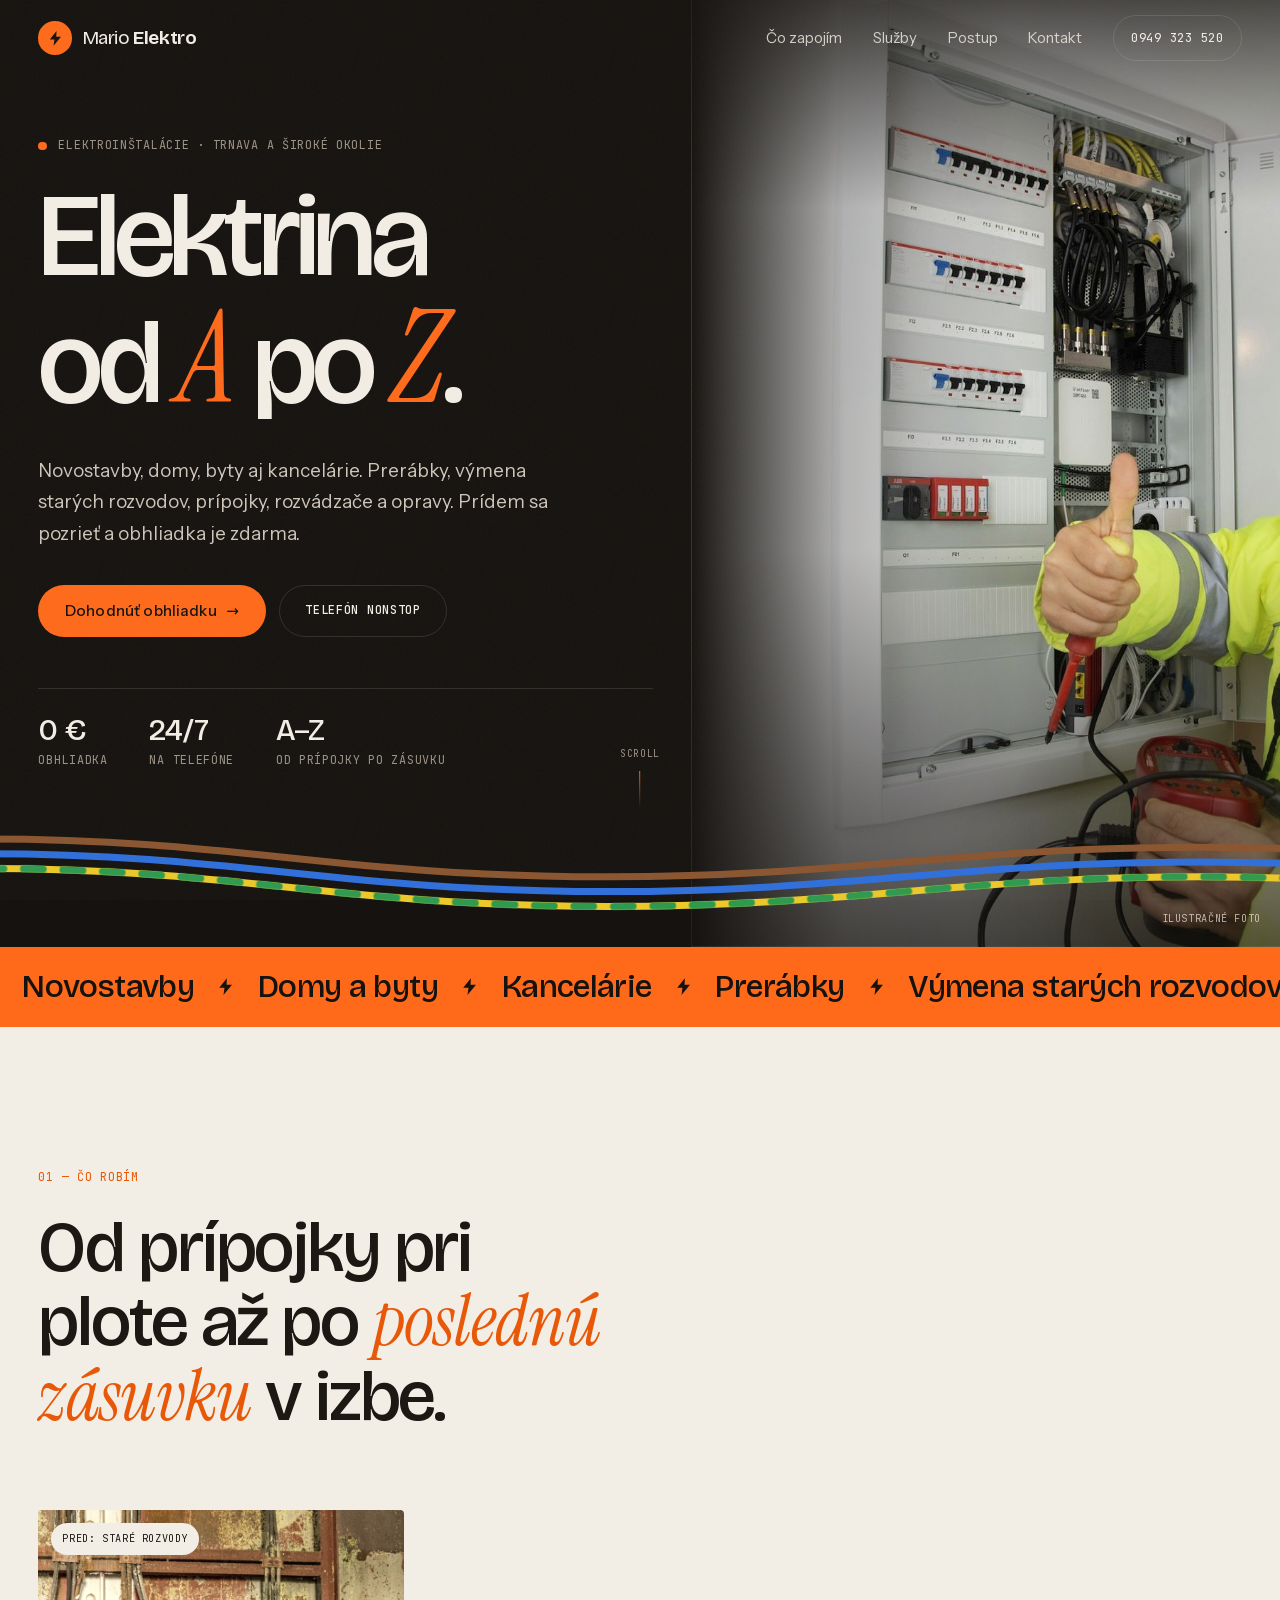
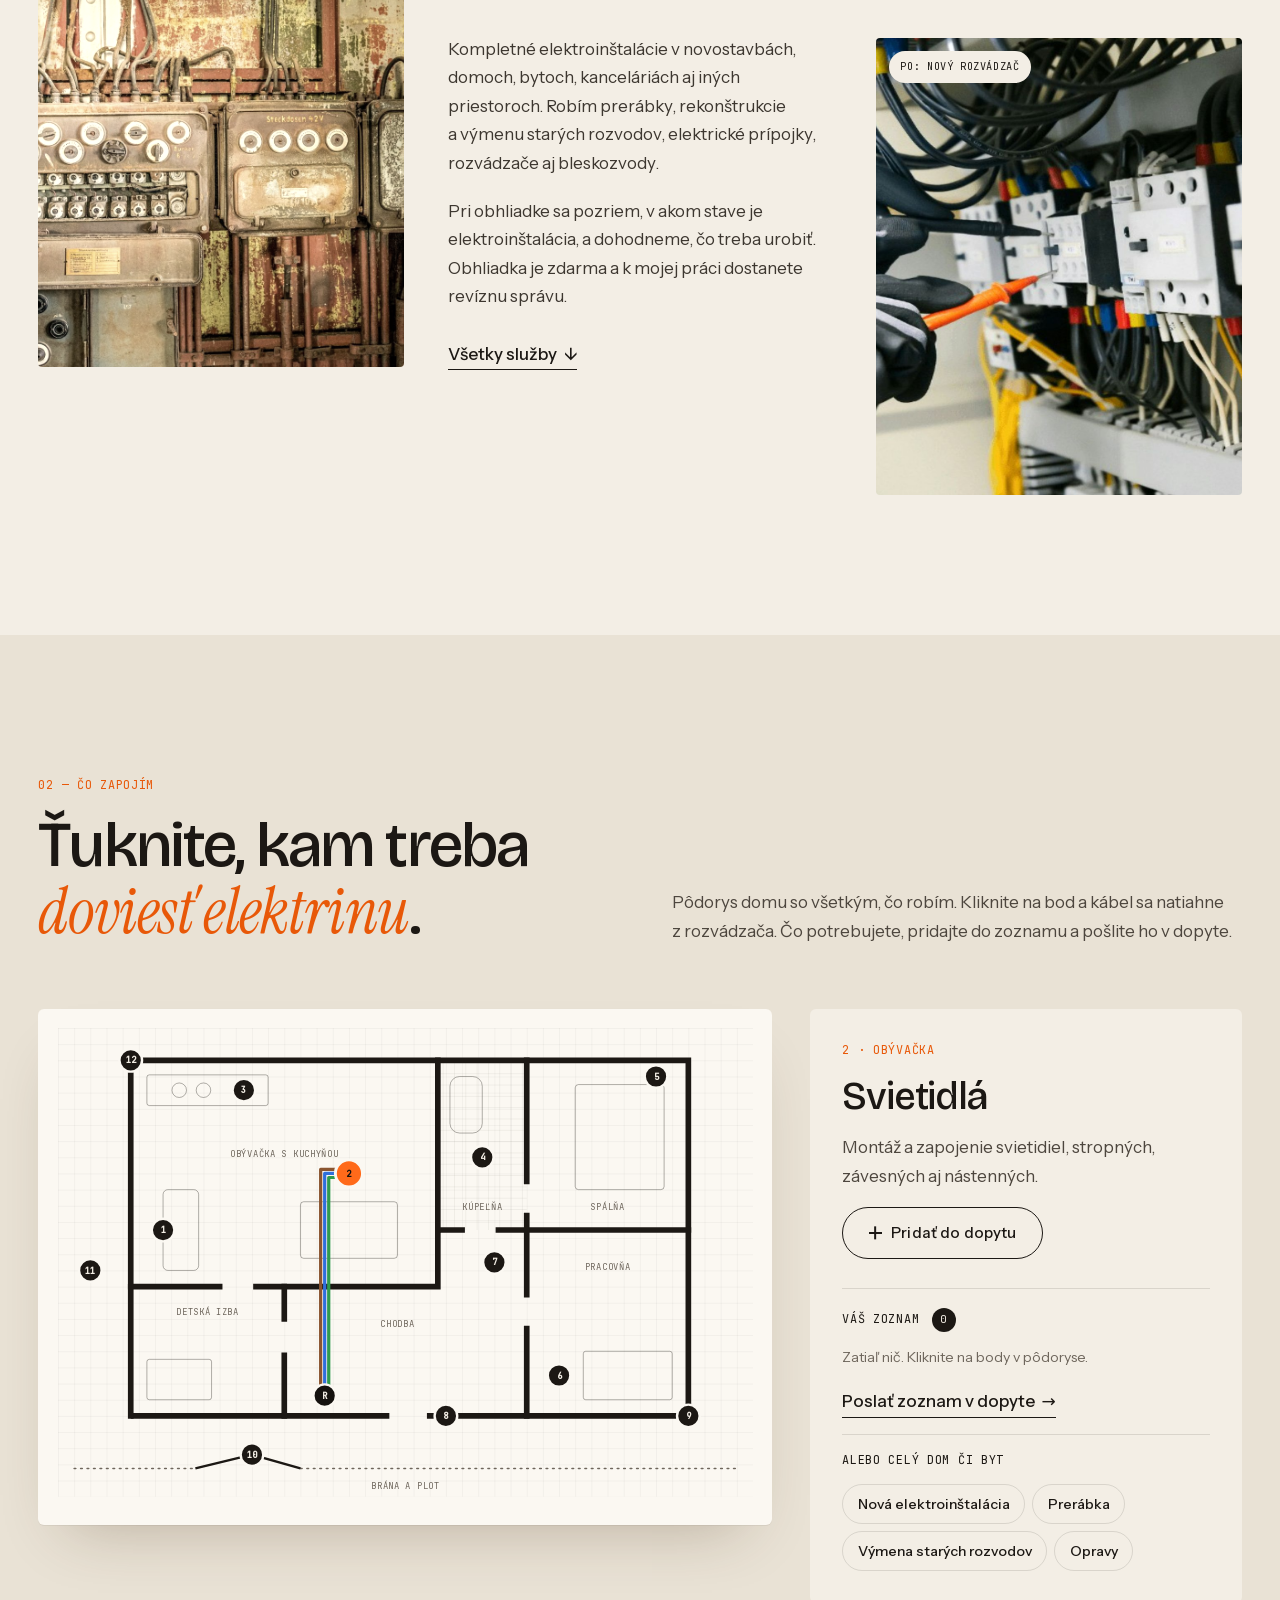
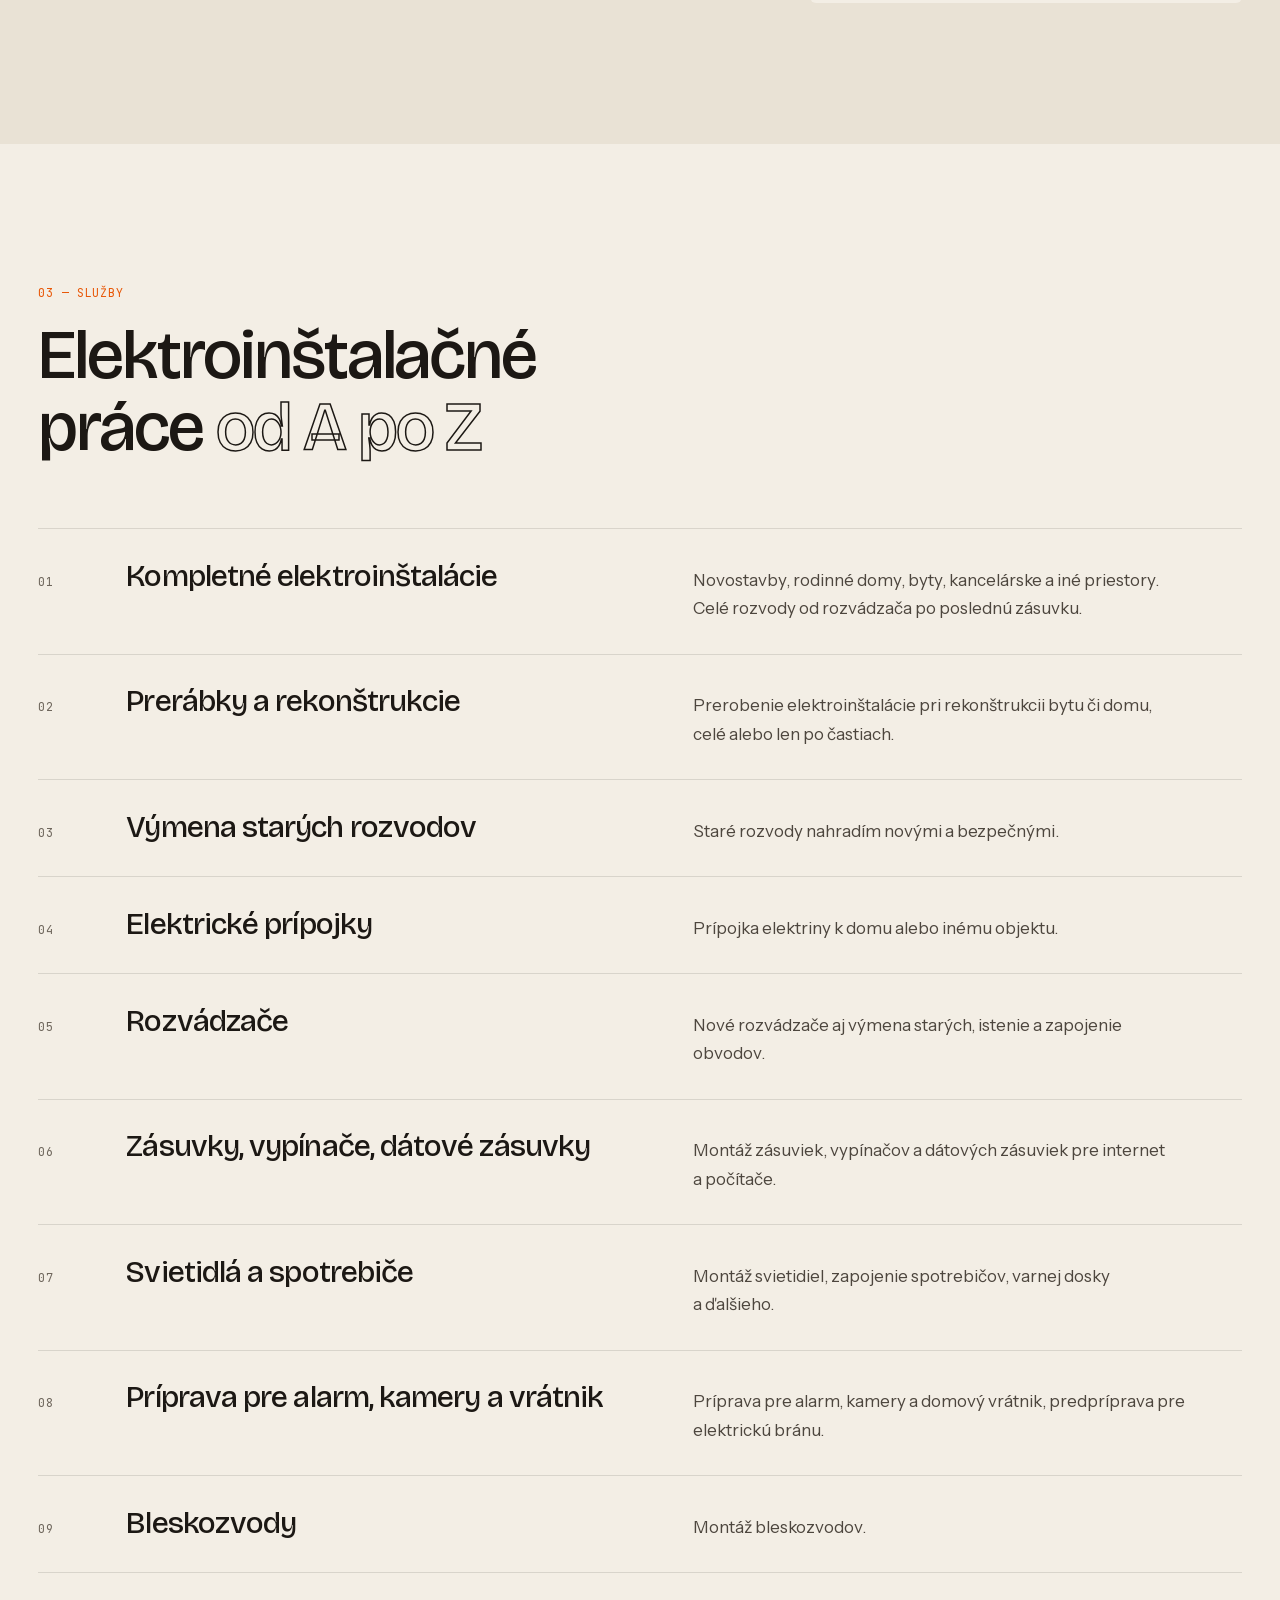
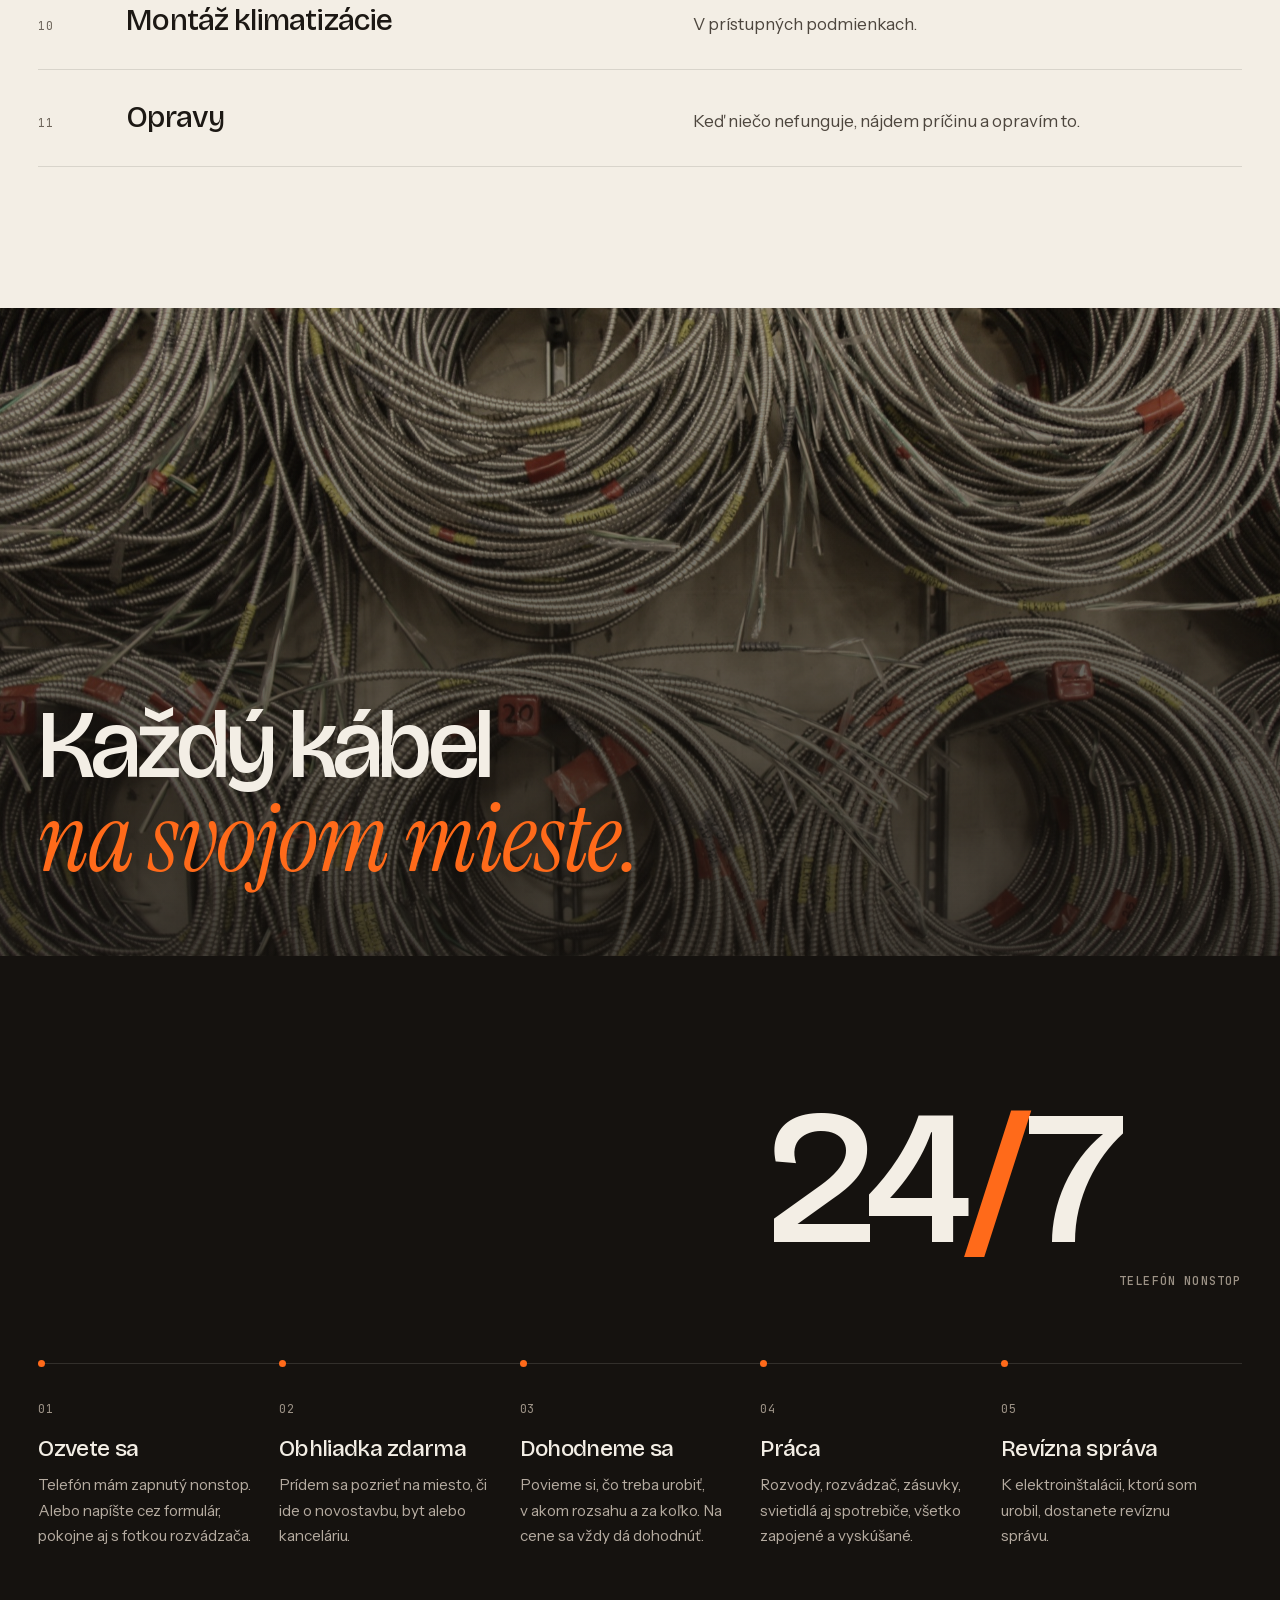
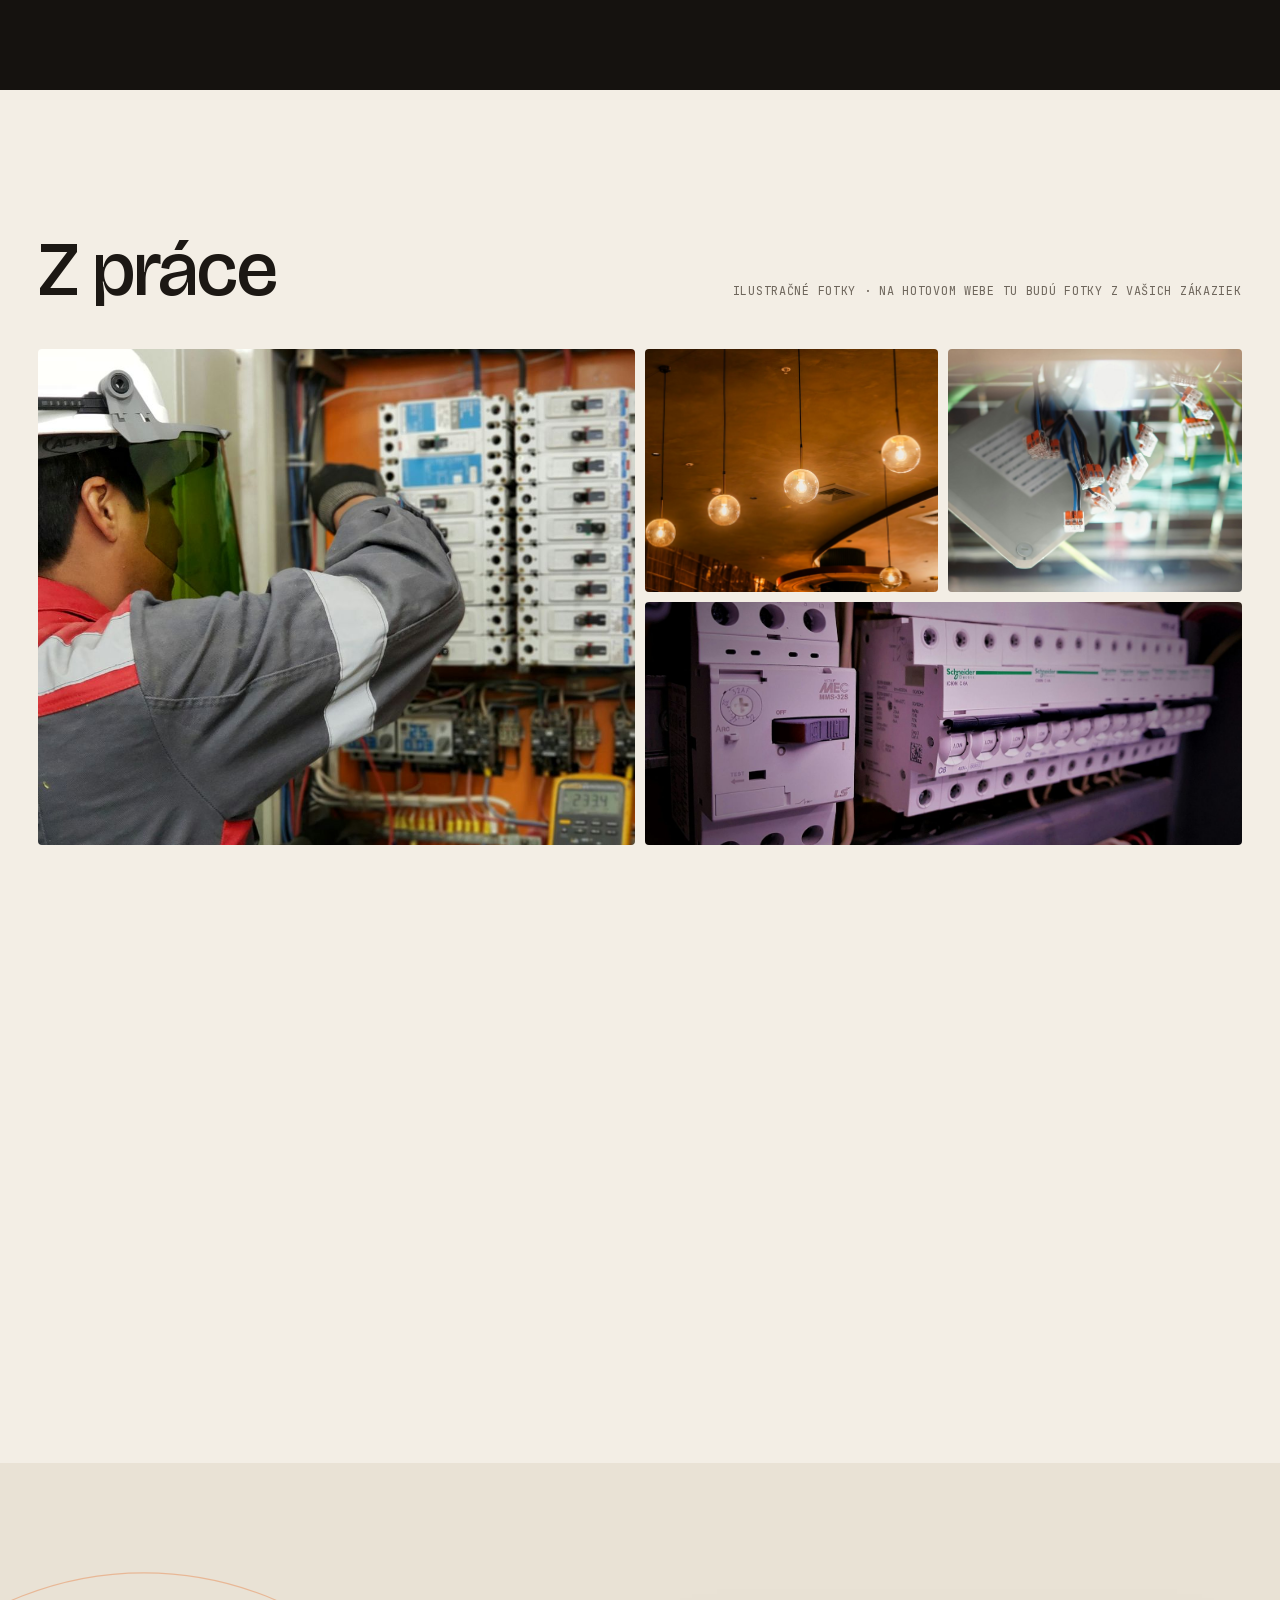
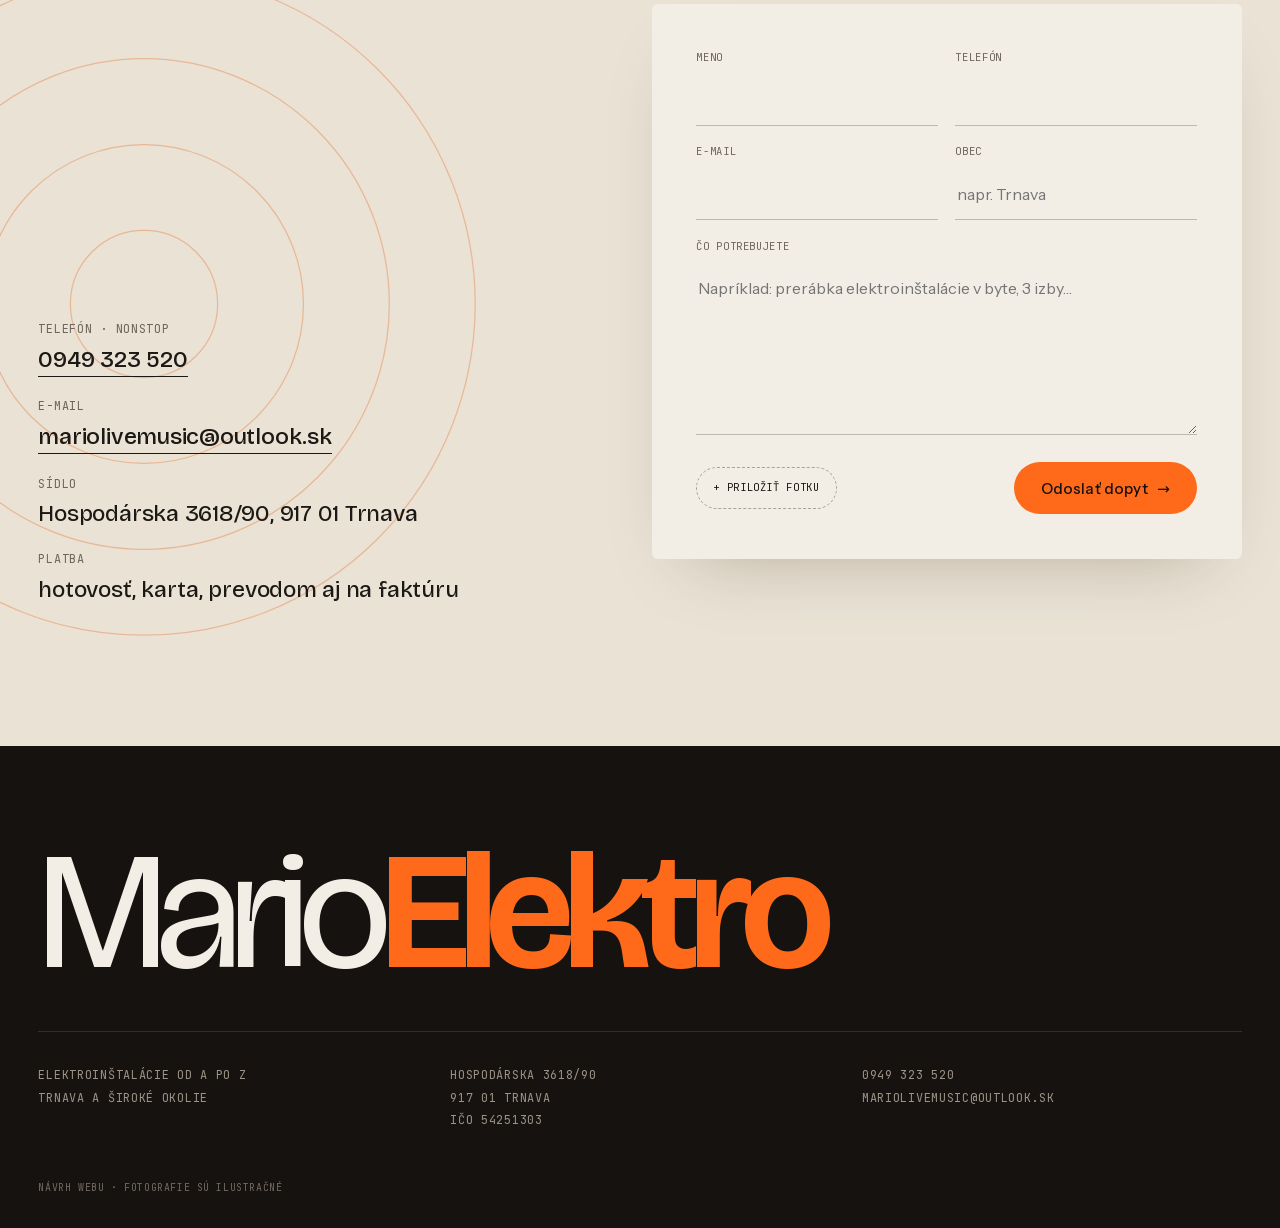
<file: index.html>
<!doctype html>
<html lang="sk">
<head>
<meta charset="utf-8">
<meta name="viewport" content="width=device-width, initial-scale=1">
<meta name="robots" content="noindex, nofollow">
<title>Mario Elektro – elektroinštalácie Trnava a okolie</title>
<meta name="description" content="Elektroinštalácie od A po Z v Trnave a širokom okolí: novostavby, domy, byty a kancelárie, prerábky, výmena starých rozvodov, prípojky, rozvádzače, bleskozvody a opravy. Obhliadka zdarma.">
<link rel="icon" href="img/favicon.svg" type="image/svg+xml">
<link rel="preload" href="fonts/Bricolage-latin.woff2" as="font" type="font/woff2" crossorigin>
<link rel="stylesheet" href="style.css?v=4e934c02">
<script type="application/ld+json">
{"@context":"https://schema.org","@type":"Electrician","name":"Mario Elektro","telephone":"+421949323520","email":"mariolivemusic@outlook.sk","address":{"@type":"PostalAddress","streetAddress":"Hospodárska 3618/90","postalCode":"917 01","addressLocality":"Trnava","addressCountry":"SK"},"areaServed":"Trnava a okolie","openingHours":"Mo-Su 00:00-23:59","paymentAccepted":"hotovosť, karta, prevod, faktúra","taxID":"54251303"}
</script>
</head>
<body>
<svg width="0" height="0" style="position:absolute" aria-hidden="true">
  <symbol id="blesk" viewBox="0 0 24 24"><path d="M13.6 1.5 4 13.6h6.6L9.4 22.5 20 9.8h-6.8z"/></symbol>
</svg>

<header class="nav" id="nav">
  <div class="wrap nav__in">
    <a href="#top" class="logo" aria-label="Mario Elektro – úvod">
      <span class="logo__z"><svg><use href="#blesk"/></svg></span>
      <span class="logo__t">Mario<b>Elektro</b></span>
    </a>
    <nav class="nav__menu" id="menu" aria-label="Hlavné menu">
      <a href="#podorys">Čo zapojím</a>
      <a href="#sluzby">Služby</a>
      <a href="#postup">Postup</a>
      <a href="#kontakt">Kontakt</a>
      <a href="tel:+421949323520" class="nav__tel mono">0949 323 520</a>
    </nav>
    <button class="nav__btn" id="navBtn" aria-label="Menu" aria-expanded="false" aria-controls="menu"><span></span><span></span></button>
  </div>
</header>

<main id="top">
  <!-- HERO -->
  <section class="hero">
    <div class="hero__txt">
      <p class="eyebrow mono"><span class="dot"></span> Elektroinštalácie · Trnava a široké okolie</p>
      <h1 class="hero__h" aria-label="Elektrina od A po Z.">
        <span class="ln"><span>Elektrina</span></span>
        <span class="ln"><span>od <em>A</em> po <em>Z</em>.</span></span>
      </h1>
      <p class="hero__p">Novostavby, domy, byty aj kancelárie. Prerábky, výmena starých rozvodov, prípojky, rozvádzače a&nbsp;opravy. Prídem sa pozrieť a&nbsp;obhliadka je zdarma.</p>
      <div class="hero__cta">
        <a href="#kontakt" class="btn btn--acc">Dohodnúť obhliadku <span aria-hidden="true">→</span></a>
        <a href="tel:+421949323520" class="btn btn--ghost"><span class="mono">Telefón nonstop</span></a>
      </div>
      <ul class="hero__fakty mono">
        <li><b>0 €</b>obhliadka</li>
        <li><b>24/7</b>na telefóne</li>
        <li><b>A–Z</b>od prípojky po zásuvku</li>
      </ul>
    </div>
    <figure class="hero__img">
      <img src="img/hero.jpg" alt="Elektrikár pri domovom rozvádzači (ilustračné foto)" width="2000" height="1334" fetchpriority="high">
      <figcaption class="mono">Ilustračné foto</figcaption>
    </figure>
    <svg class="hero__kabel" viewBox="0 0 1600 140" preserveAspectRatio="none" aria-hidden="true">
      <path class="v v--l" pathLength="1" d="M-20 40 C 300 40, 420 86, 760 86 S 1240 40, 1620 52"/>
      <path class="v v--n" pathLength="1" d="M-20 58 C 300 58, 420 104, 760 104 S 1240 58, 1620 70"/>
      <path class="v v--pe" pathLength="1" d="M-20 76 C 300 76, 420 122, 760 122 S 1240 76, 1620 88"/>
      <path class="v v--pe2" pathLength="1" d="M-20 76 C 300 76, 420 122, 760 122 S 1240 76, 1620 88"/>
    </svg>
    <a href="#podorys" class="hero__scroll mono" aria-label="Posunúť nižšie">scroll <span></span></a>
  </section>

  <!-- MARQUEE -->
  <div class="mq" aria-hidden="true"><div class="mq__t"><span>Novostavby</span><svg class="mq__z" aria-hidden="true"><use href="#blesk"/></svg><span>Domy a byty</span><svg class="mq__z" aria-hidden="true"><use href="#blesk"/></svg><span>Kancelárie</span><svg class="mq__z" aria-hidden="true"><use href="#blesk"/></svg><span>Prerábky</span><svg class="mq__z" aria-hidden="true"><use href="#blesk"/></svg><span>Výmena starých rozvodov</span><svg class="mq__z" aria-hidden="true"><use href="#blesk"/></svg><span>Prípojky</span><svg class="mq__z" aria-hidden="true"><use href="#blesk"/></svg><span>Rozvádzače</span><svg class="mq__z" aria-hidden="true"><use href="#blesk"/></svg><span>Bleskozvody</span><svg class="mq__z" aria-hidden="true"><use href="#blesk"/></svg><span>Obhliadka zdarma</span><svg class="mq__z" aria-hidden="true"><use href="#blesk"/></svg><span>Telefón nonstop</span><svg class="mq__z" aria-hidden="true"><use href="#blesk"/></svg><span>Trnava a okolie</span><svg class="mq__z" aria-hidden="true"><use href="#blesk"/></svg><span>Novostavby</span><svg class="mq__z" aria-hidden="true"><use href="#blesk"/></svg><span>Domy a byty</span><svg class="mq__z" aria-hidden="true"><use href="#blesk"/></svg><span>Kancelárie</span><svg class="mq__z" aria-hidden="true"><use href="#blesk"/></svg><span>Prerábky</span><svg class="mq__z" aria-hidden="true"><use href="#blesk"/></svg><span>Výmena starých rozvodov</span><svg class="mq__z" aria-hidden="true"><use href="#blesk"/></svg><span>Prípojky</span><svg class="mq__z" aria-hidden="true"><use href="#blesk"/></svg><span>Rozvádzače</span><svg class="mq__z" aria-hidden="true"><use href="#blesk"/></svg><span>Bleskozvody</span><svg class="mq__z" aria-hidden="true"><use href="#blesk"/></svg><span>Obhliadka zdarma</span><svg class="mq__z" aria-hidden="true"><use href="#blesk"/></svg><span>Telefón nonstop</span><svg class="mq__z" aria-hidden="true"><use href="#blesk"/></svg><span>Trnava a okolie</span><svg class="mq__z" aria-hidden="true"><use href="#blesk"/></svg></div></div>

  <!-- ÚVOD -->
  <section class="uvod wrap">
    <p class="uvod__lbl mono rv">01 — Čo robím</p>
    <h2 class="uvod__h rv">Od prípojky pri plote až&nbsp;po <em>poslednú zásuvku</em> v&nbsp;izbe.</h2>
    <div class="uvod__grid">
      <figure class="uvod__img uvod__img--a rv">
        <img src="img/stare.jpg" alt="Staré poistky a rozvody (ilustračné foto)" loading="lazy" width="1500" height="1000">
        <figcaption class="mono">Pred: staré rozvody</figcaption>
      </figure>
      <div class="uvod__txt rv">
        <p>Kompletné elektroinštalácie v&nbsp;novostavbách, domoch, bytoch, kanceláriách aj iných priestoroch. Robím prerábky, rekonštrukcie a&nbsp;výmenu starých rozvodov, elektrické prípojky, rozvádzače aj bleskozvody.</p>
        <p>Pri obhliadke sa pozriem, v&nbsp;akom stave je elektroinštalácia, a&nbsp;dohodneme, čo treba urobiť. Obhliadka je zdarma a&nbsp;k&nbsp;mojej práci dostanete revíznu správu.</p>
        <a href="#sluzby" class="lnk">Všetky služby <span aria-hidden="true">↓</span></a>
      </div>
      <figure class="uvod__img uvod__img--b rv">
        <img src="img/rozvadzac.jpg" alt="Meranie v rozvádzači (ilustračné foto)" loading="lazy" width="1467" height="1100">
        <figcaption class="mono">Po: nový rozvádzač</figcaption>
      </figure>
    </div>
  </section>

  <!-- PÔDORYS (signature) -->
  <section class="plan" id="podorys">
    <div class="wrap">
      <div class="plan__head">
        <p class="mono plan__lbl">02 — Čo zapojím</p>
        <h2 class="plan__h">Ťuknite, kam treba <em>doviesť elektrinu</em>.</h2>
        <p class="plan__p">Pôdorys domu so všetkým, čo robím. Kliknite na bod a&nbsp;kábel sa natiahne z&nbsp;rozvádzača. Čo potrebujete, pridajte do zoznamu a&nbsp;pošlite ho v&nbsp;dopyte.</p>
      </div>
      <div class="plan__grid">
        <div class="plan__svgw">
          <svg class="plan__svg" id="planSvg" viewBox="0 0 860 580" role="group" aria-label="Pôdorys domu s bodmi elektroinštalácie">
            <defs>
              <pattern id="mriezka" width="20" height="20" patternUnits="userSpaceOnUse"><path d="M20 0H0V20" fill="none" stroke="currentColor" stroke-width=".5" opacity=".18"/></pattern>
              <pattern id="dlazba" width="14" height="14" patternUnits="userSpaceOnUse"><path d="M14 0H0V14" fill="none" stroke="currentColor" stroke-width=".6" opacity=".22"/></pattern>
            </defs>
            <rect width="860" height="580" fill="url(#mriezka)" class="plan__bg"/>
            <!-- pozemok a plot s bránou -->
            <path class="plan__plot" d="M20 545 H170 M300 545 H840"/>
            <path class="plan__brana" d="M170 545 L240 528 M300 545 L240 528"/>
            <!-- izby -->
            <rect class="room" x="470" y="40" width="110" height="210" fill="url(#dlazba)"/>
            <g class="walls">
              <path d="M90 40 H780 V480 H460 M410 480 H90 Z"/>
              <path d="M90 40 V480"/>
              <path d="M470 40 V250"/>
              <path d="M90 320 H200 M245 320 H470 V250 H500 M545 250 H780"/>
              <path d="M280 320 V360 M280 405 V480"/>
              <path d="M580 40 V190 M580 232 V330 M580 372 V480"/>
            </g>
            <!-- nábytok (len náznak) -->
            <g class="furn">
              <rect x="110" y="58" width="150" height="38" rx="3"/>
              <circle cx="150" cy="77" r="9"/><circle cx="180" cy="77" r="9"/>
              <rect x="130" y="200" width="44" height="100" rx="6"/>
              <rect x="300" y="215" width="120" height="70" rx="4"/>
              <rect x="640" y="70" width="110" height="130" rx="4"/>
              <rect x="485" y="60" width="40" height="70" rx="12"/>
              <rect x="650" y="400" width="110" height="60" rx="3"/>
              <rect x="110" y="410" width="80" height="50" rx="3"/>
            </g>
            <g class="rlbl mono">
              <text x="280" y="160">Obývačka s kuchyňou</text>
              <text x="525" y="225">Kúpeľňa</text>
              <text x="680" y="225">Spálňa</text>
              <text x="680" y="300">Pracovňa</text>
              <text x="185" y="355">Detská izba</text>
              <text x="420" y="370">Chodba</text>
              <text x="430" y="570">Brána a plot</text>
            </g>
            <!-- stĺp prípojky -->
            <circle class="stlp" cx="40" cy="300" r="9"/>
            <!-- káble (kreslí JS) -->
            <g class="drot" id="drot">
              <path class="d d--l" pathLength="1"/>
              <path class="d d--n" pathLength="1"/>
              <path class="d d--pe" pathLength="1"/>
            </g>
            <g id="body"></g>
          </svg>
        </div>
        <div class="plan__info" aria-live="polite">
          <p class="mono plan__idx" id="pIdx">R · Chodba</p>
          <h3 class="plan__t" id="pT">Rozvádzač</h3>
          <p class="plan__d" id="pD">Odtiaľto vedie každý kábel v dome.</p>
          <button class="btn btn--line" id="pAdd" type="button" aria-pressed="false"><span class="plus" aria-hidden="true"></span><span id="pAddT">Pridať do dopytu</span></button>
          <div class="plan__zoz">
            <p class="mono">Váš zoznam <span id="pCnt">0</span></p>
            <ul id="pZoz"><li class="prazdny">Zatiaľ nič. Kliknite na body v&nbsp;pôdoryse.</li></ul>
            <a href="#kontakt" class="lnk" id="pSend">Poslať zoznam v&nbsp;dopyte <span aria-hidden="true">→</span></a>
          </div>
          <div class="plan__cely">
            <p class="mono">Alebo celý dom či byt</p>
            <div class="chips" id="pCely"></div>
          </div>
        </div>
      </div>
    </div>
  </section>

  <!-- SLUŽBY -->
  <section class="sl" id="sluzby">
    <div class="wrap">
      <div class="sl__head">
        <p class="mono sl__lbl rv">03 — Služby</p>
        <h2 class="sl__h rv">Elektroinštalačné práce <span class="stroke">od&nbsp;A po&nbsp;Z</span></h2>
      </div>
      <ol class="sl__list">
        <li class="sl__row rv" data-img="img/vodice.jpg" tabindex="0"><span class="sl__i mono">01</span><h3>Kompletné elektroinštalácie</h3><p>Novostavby, rodinné domy, byty, kancelárske a&nbsp;iné priestory. Celé rozvody od rozvádzača po poslednú zásuvku.</p><span class="sl__a" aria-hidden="true">→</span></li>
        <li class="sl__row rv" data-img="img/spoje.jpg" tabindex="0"><span class="sl__i mono">02</span><h3>Prerábky a rekonštrukcie</h3><p>Prerobenie elektroinštalácie pri rekonštrukcii bytu či domu, celé alebo len po častiach.</p><span class="sl__a" aria-hidden="true">→</span></li>
        <li class="sl__row rv" data-img="img/stare.jpg" tabindex="0"><span class="sl__i mono">03</span><h3>Výmena starých rozvodov</h3><p>Staré rozvody nahradím novými a&nbsp;bezpečnými.</p><span class="sl__a" aria-hidden="true">→</span></li>
        <li class="sl__row rv" data-img="img/pripojka.jpg" tabindex="0"><span class="sl__i mono">04</span><h3>Elektrické prípojky</h3><p>Prípojka elektriny k&nbsp;domu alebo inému objektu.</p><span class="sl__a" aria-hidden="true">→</span></li>
        <li class="sl__row rv" data-img="img/istice.jpg" tabindex="0"><span class="sl__i mono">05</span><h3>Rozvádzače</h3><p>Nové rozvádzače aj výmena starých, istenie a&nbsp;zapojenie obvodov.</p><span class="sl__a" aria-hidden="true">→</span></li>
        <li class="sl__row rv" data-img="img/montaz.jpg" tabindex="0"><span class="sl__i mono">06</span><h3>Zásuvky, vypínače, dátové zásuvky</h3><p>Montáž zásuviek, vypínačov a&nbsp;dátových zásuviek pre internet a&nbsp;počítače.</p><span class="sl__a" aria-hidden="true">→</span></li>
        <li class="sl__row rv" data-img="img/svietidla.jpg" tabindex="0"><span class="sl__i mono">07</span><h3>Svietidlá a spotrebiče</h3><p>Montáž svietidiel, zapojenie spotrebičov, varnej dosky a&nbsp;ďalšieho.</p><span class="sl__a" aria-hidden="true">→</span></li>
        <li class="sl__row rv" data-img="img/zvazok.jpg" tabindex="0"><span class="sl__i mono">08</span><h3>Príprava pre alarm, kamery a vrátnik</h3><p>Príprava pre alarm, kamery a&nbsp;domový vrátnik, predpríprava pre elektrickú bránu.</p><span class="sl__a" aria-hidden="true">→</span></li>
        <li class="sl__row rv" data-img="img/dom.jpg" tabindex="0"><span class="sl__i mono">09</span><h3>Bleskozvody</h3><p>Montáž bleskozvodov.</p><span class="sl__a" aria-hidden="true">→</span></li>
        <li class="sl__row rv" data-img="img/interier.jpg" tabindex="0"><span class="sl__i mono">10</span><h3>Montáž klimatizácie</h3><p>V&nbsp;prístupných podmienkach.</p><span class="sl__a" aria-hidden="true">→</span></li>
        <li class="sl__row rv" data-img="img/rozvadzac.jpg" tabindex="0"><span class="sl__i mono">11</span><h3>Opravy</h3><p>Keď niečo nefunguje, nájdem príčinu a&nbsp;opravím to.</p><span class="sl__a" aria-hidden="true">→</span></li>
      </ol>
    </div>
    <div class="sl__prev" id="slPrev" aria-hidden="true"></div>
  </section>

  <!-- PRESAH: foto -->
  <section class="brk" aria-label="Ilustračná fotografia">
    <div class="brk__in"><img src="img/kable.jpg" alt="" loading="lazy" width="2200" height="1467" class="px"></div>
    <p class="brk__q wrap"><span>Každý kábel</span> <em>na&nbsp;svojom mieste.</em></p>
  </section>

  <!-- POSTUP (dark) -->
  <section class="post" id="postup">
    <div class="wrap">
      <div class="post__top">
        <div>
          <p class="mono post__lbl rv">04 — Ako to prebieha</p>
          <h2 class="post__h rv">Zavoláte. Prídem. <em>Zapojím.</em></h2>
        </div>
        <p class="post__big" aria-label="Telefón 24 hodín denne, 7 dní v týždni"><span class="cnt" data-to="24">24</span><i>/</i><span class="cnt" data-to="7">7</span><small class="mono">telefón nonstop</small></p>
      </div>
      <ol class="post__kroky">
        <li class="rv"><span class="mono">01</span><h3>Ozvete sa</h3><p>Telefón mám zapnutý nonstop. Alebo napíšte cez formulár, pokojne aj s&nbsp;fotkou rozvádzača.</p></li>
        <li class="rv"><span class="mono">02</span><h3>Obhliadka zdarma</h3><p>Prídem sa pozrieť na miesto, či ide o&nbsp;novostavbu, byt alebo kanceláriu.</p></li>
        <li class="rv"><span class="mono">03</span><h3>Dohodneme sa</h3><p>Povieme si, čo treba urobiť, v&nbsp;akom rozsahu a&nbsp;za koľko. Na cene sa vždy dá dohodnúť.</p></li>
        <li class="rv"><span class="mono">04</span><h3>Práca</h3><p>Rozvody, rozvádzač, zásuvky, svietidlá aj spotrebiče, všetko zapojené a&nbsp;vyskúšané.</p></li>
        <li class="rv"><span class="mono">05</span><h3>Revízna správa</h3><p>K&nbsp;elektroinštalácii, ktorú som urobil, dostanete revíznu správu.</p></li>
      </ol>
    </div>
  </section>

  <!-- GALÉRIA -->
  <section class="gal" id="galeria">
    <div class="wrap gal__head">
      <h2 class="gal__h rv">Z&nbsp;práce</h2>
      <p class="gal__p mono rv">Ilustračné fotky · na hotovom webe tu budú fotky z&nbsp;Vašich zákaziek</p>
    </div>
    <div class="gal__grid wrap">
      <figure class="gi gi--b rv"><img src="img/montaz.jpg" alt="Práca v rozvádzači (ilustračné foto)" loading="lazy" width="1000" height="1333"><figcaption class="mono">Práca v rozvádzači</figcaption></figure>
      <figure class="gi gi--n rv"><img src="img/svietidla.jpg" alt="Svietidlá (ilustračné foto)" loading="lazy" width="1500" height="979"><figcaption class="mono">Svietidlá</figcaption></figure>
      <figure class="gi gi--n rv"><img src="img/spoje.jpg" alt="Spájanie vodičov (ilustračné foto)" loading="lazy" width="1500" height="999"><figcaption class="mono">Spájanie vodičov</figcaption></figure>
      <figure class="gi gi--w rv"><img src="img/istice.jpg" alt="Ističe a stýkače (ilustračné foto)" loading="lazy" width="1467" height="1100"><figcaption class="mono">Ističe a stýkače</figcaption></figure>
      <figure class="gi gi--t rv"><img src="img/zvazok.jpg" alt="Káble (ilustračné foto)" loading="lazy" width="1000" height="1335"><figcaption class="mono">Káble</figcaption></figure>
      <figure class="gi gi--w rv"><img src="img/dom.jpg" alt="Rodinný dom (ilustračné foto)" loading="lazy" width="2200" height="1467"><figcaption class="mono">Rodinný dom</figcaption></figure>
      <figure class="gi gi--t rv"><img src="img/vodice.jpg" alt="Vodiče (ilustračné foto)" loading="lazy" width="1468" height="1100"><figcaption class="mono">Vodiče</figcaption></figure>
      <figure class="gi gi--w rv"><img src="img/interier.jpg" alt="Osvetlenie interiéru (ilustračné foto)" loading="lazy" width="1800" height="1200"><figcaption class="mono">Osvetlenie interiéru</figcaption></figure>
    </div>
  </section>

  <!-- KONTAKT -->
  <section class="kon" id="kontakt">
    <svg class="kon__kruhy" viewBox="0 0 600 600" aria-hidden="true">
      <circle cx="300" cy="300" r="60"/><circle cx="300" cy="300" r="130"/><circle cx="300" cy="300" r="200"/><circle cx="300" cy="300" r="270"/>
    </svg>
    <div class="wrap kon__grid">
      <div class="kon__l">
        <p class="mono kon__lbl rv">05 — Kontakt</p>
        <h2 class="kon__h rv">Trnava a&nbsp;<em>široké okolie</em>.</h2>
        <p class="kon__p rv">Napíšte, čo potrebujete zapojiť, prerobiť alebo opraviť. Ozvem sa a&nbsp;dohodneme obhliadku.</p>
        <dl class="kon__dl rv">
          <div><dt class="mono">Telefón · nonstop</dt><dd><a href="tel:+421949323520" class="lnk">0949 323 520</a></dd></div>
          <div><dt class="mono">E-mail</dt><dd><a href="mailto:mariolivemusic@outlook.sk" class="lnk">mariolivemusic@outlook.sk</a></dd></div>
          <div><dt class="mono">Sídlo</dt><dd>Hospodárska 3618/90, 917&nbsp;01 Trnava</dd></div>
          <div><dt class="mono">Platba</dt><dd>hotovosť, karta, prevodom aj na faktúru</dd></div>
        </dl>
      </div>
      <form class="form rv" id="form" novalidate>
        <div class="form__row">
          <label><span class="mono">Meno</span><input name="meno" autocomplete="name" required></label>
          <label><span class="mono">Telefón</span><input name="tel" type="tel" autocomplete="tel"></label>
        </div>
        <div class="form__row">
          <label><span class="mono">E-mail</span><input name="email" type="email" autocomplete="email"></label>
          <label><span class="mono">Obec</span><input name="obec" autocomplete="address-level2" placeholder="napr. Trnava"></label>
        </div>
        <label><span class="mono">Čo potrebujete</span><textarea name="sprava" id="fSprava" rows="6" placeholder="Napríklad: prerábka elektroinštalácie v byte, 3 izby…"></textarea></label>
        <div class="form__f">
          <label class="form__file"><input type="file" accept="image/*" multiple><span class="mono">+ Priložiť fotku</span></label>
          <button class="btn btn--acc" type="submit">Odoslať dopyt <span aria-hidden="true">→</span></button>
        </div>
        <p class="form__ok mono" id="fOk" hidden>Toto je ukážka, správa sa neodoslala. Po spustení webu budú dopyty chodiť priamo na mariolivemusic@outlook.sk.</p>
      </form>
    </div>
  </section>
</main>

<footer class="foot">
  <div class="wrap foot__in">
    <p class="foot__big">Mario<b>Elektro</b></p>
    <div class="foot__cols mono">
      <p>Elektroinštalácie od A po Z<br>Trnava a široké okolie</p>
      <p>Hospodárska 3618/90<br>917 01 Trnava<br>IČO 54251303</p>
      <p><a href="tel:+421949323520">0949 323 520</a><br><a href="mailto:mariolivemusic@outlook.sk">mariolivemusic@outlook.sk</a></p>
    </div>
    <p class="foot__note mono">Návrh webu · fotografie sú ilustračné</p>
  </div>
</footer>

<script src="main.js?v=b6dcca94" defer></script>
</body>
</html>
</file>
<file: style.css>
@font-face {
  font-family: 'Bricolage Grotesque';
  font-style: normal;
  font-weight: 300 700;
  font-stretch: 75% 100%;
  font-display: swap;
  src: url(fonts/Bricolage-latin-ext.woff2) format('woff2');
  unicode-range: U+0100-02BA, U+02BD-02C5, U+02C7-02CC, U+02CE-02D7, U+02DD-02FF, U+0304, U+0308, U+0329, U+1D00-1DBF, U+1E00-1E9F, U+1EF2-1EFF, U+2020, U+20A0-20AB, U+20AD-20C0, U+2113, U+2C60-2C7F, U+A720-A7FF;
}
@font-face {
  font-family: 'Bricolage Grotesque';
  font-style: normal;
  font-weight: 300 700;
  font-stretch: 75% 100%;
  font-display: swap;
  src: url(fonts/Bricolage-latin.woff2) format('woff2');
  unicode-range: U+0000-00FF, U+0131, U+0152-0153, U+02BB-02BC, U+02C6, U+02DA, U+02DC, U+0304, U+0308, U+0329, U+2000-206F, U+20AC, U+2122, U+2191, U+2193, U+2212, U+2215, U+FEFF, U+FFFD;
}
@font-face {
  font-family: 'Instrument Sans';
  font-style: normal;
  font-weight: 400 600;
  
  font-display: swap;
  src: url(fonts/InstrumentSans-normal-latin-ext.woff2) format('woff2');
  unicode-range: U+0100-02BA, U+02BD-02C5, U+02C7-02CC, U+02CE-02D7, U+02DD-02FF, U+0304, U+0308, U+0329, U+1D00-1DBF, U+1E00-1E9F, U+1EF2-1EFF, U+2020, U+20A0-20AB, U+20AD-20C0, U+2113, U+2C60-2C7F, U+A720-A7FF;
}
@font-face {
  font-family: 'Instrument Sans';
  font-style: normal;
  font-weight: 400 600;
  
  font-display: swap;
  src: url(fonts/InstrumentSans-normal-latin.woff2) format('woff2');
  unicode-range: U+0000-00FF, U+0131, U+0152-0153, U+02BB-02BC, U+02C6, U+02DA, U+02DC, U+0304, U+0308, U+0329, U+2000-206F, U+20AC, U+2122, U+2191, U+2193, U+2212, U+2215, U+FEFF, U+FFFD;
}
@font-face {
  font-family: 'Instrument Serif';
  font-style: italic;
  font-weight: 400;
  
  font-display: swap;
  src: url(fonts/InstrumentSerif-italic-latin-ext.woff2) format('woff2');
  unicode-range: U+0100-02BA, U+02BD-02C5, U+02C7-02CC, U+02CE-02D7, U+02DD-02FF, U+0304, U+0308, U+0329, U+1D00-1DBF, U+1E00-1E9F, U+1EF2-1EFF, U+2020, U+20A0-20AB, U+20AD-20C0, U+2113, U+2C60-2C7F, U+A720-A7FF;
}
@font-face {
  font-family: 'Instrument Serif';
  font-style: italic;
  font-weight: 400;
  
  font-display: swap;
  src: url(fonts/InstrumentSerif-italic-latin.woff2) format('woff2');
  unicode-range: U+0000-00FF, U+0131, U+0152-0153, U+02BB-02BC, U+02C6, U+02DA, U+02DC, U+0304, U+0308, U+0329, U+2000-206F, U+20AC, U+2122, U+2191, U+2193, U+2212, U+2215, U+FEFF, U+FFFD;
}

@font-face {
  font-family: 'JetBrains Mono';
  font-style: normal;
  font-weight: 400 500;
  font-display: swap;
  src: url(fonts/JetBrainsMono-normal-latin-ext.woff2) format('woff2');
  unicode-range: U+0100-02BA, U+02BD-02C5, U+02C7-02CC, U+02CE-02D7, U+02DD-02FF, U+0304, U+0308, U+0329, U+1D00-1DBF, U+1E00-1E9F, U+1EF2-1EFF, U+2020, U+20A0-20AB, U+20AD-20C0, U+2113, U+2C60-2C7F, U+A720-A7FF;
}
@font-face {
  font-family: 'JetBrains Mono';
  font-style: normal;
  font-weight: 400 500;
  font-display: swap;
  src: url(fonts/JetBrainsMono-normal-latin.woff2) format('woff2');
  unicode-range: U+0000-00FF, U+0131, U+0152-0153, U+02BB-02BC, U+02C6, U+02DA, U+02DC, U+0304, U+0308, U+0329, U+2000-206F, U+20AC, U+2122, U+2191, U+2193, U+2212, U+2215, U+FEFF, U+FFFD;
}

:root {
  --bg: #F3EEE5; --bg2: #E9E2D5; --tx: #1C1814; --mut: #6E665C; --line: rgba(28, 24, 20, .12);
  --ink: #15120F; --ink2: #1F1B17; --dtx: #F3EEE5; --dmut: #9C9286; --dline: rgba(243, 238, 229, .13);
  --acc: #FF6A1A; --acc-h: #E85808;
  --L: #8A5530; --N: #2F6FDB; --PEy: #EBC92B; --PEg: #2F9A4E;
  --f-d: 'Bricolage Grotesque', 'Instrument Sans', system-ui, sans-serif;
  --f-b: 'Instrument Sans', system-ui, sans-serif;
  --f-s: 'Instrument Serif', Georgia, serif;
  --f-m: 'JetBrains Mono', ui-monospace, monospace;
  --ease: cubic-bezier(.22, 1, .36, 1);
  --py: clamp(5rem, 11vw, 9.5rem);
  --wrap: min(1240px, 100% - clamp(2.5rem, 6vw, 5rem));
}
*, *::before, *::after { box-sizing: border-box; }
html { -webkit-text-size-adjust: 100%; scroll-behavior: smooth; scroll-padding-top: 4.5rem; }
body {
  margin: 0; background: var(--bg); color: var(--tx);
  font: 400 clamp(.97rem, .92rem + .2vw, 1.0625rem)/1.68 var(--f-b);
  -webkit-font-smoothing: antialiased; overflow-x: clip;
}
body.lock { overflow: hidden; }
body::after {
  content: ''; position: fixed; inset: 0; z-index: 200; pointer-events: none; opacity: .045;
  background-image: url("data:image/svg+xml,%3Csvg viewBox='0 0 256 256' xmlns='http://www.w3.org/2000/svg'%3E%3Cfilter id='n'%3E%3CfeTurbulence type='fractalNoise' baseFrequency='.9' numOctaves='4' stitchTiles='stitch'/%3E%3C/filter%3E%3Crect width='100%25' height='100%25' filter='url(%23n)'/%3E%3C/svg%3E");
  background-size: 256px;
}
img { display: block; max-width: 100%; height: auto; }
a { color: inherit; text-decoration: none; }
h1, h2, h3 { margin: 0; font-family: var(--f-d); font-weight: 500; letter-spacing: -.03em; line-height: 1.04; text-wrap: balance; }
p { margin: 0; }
em { font-family: var(--f-s); font-style: italic; font-weight: 400; letter-spacing: -.01em; }
.mono { font-family: var(--f-m); font-size: .74rem; letter-spacing: .06em; text-transform: uppercase; }
.wrap { width: var(--wrap); margin-inline: auto; }
::selection { background: var(--acc); color: var(--ink); }
:focus-visible { outline: 2px solid var(--acc); outline-offset: 3px; }

/* reveal */
.js .rv { opacity: 0; transform: translateY(34px); transition: opacity .9s var(--ease), transform .9s var(--ease); }
.js .rv.in { opacity: 1; transform: none; }

/* tlačidlá a linky */
.btn {
  display: inline-flex; align-items: center; gap: .6rem; min-height: 3.25rem; padding: .9rem 1.6rem;
  border-radius: 999px; border: 1px solid transparent; cursor: pointer;
  font: 500 .95rem/1 var(--f-b); letter-spacing: .01em;
  transition: background .3s var(--ease), color .3s var(--ease), transform .3s var(--ease), border-color .3s;
}
.btn--acc { background: var(--acc); color: var(--ink); }
.btn--acc:hover { background: var(--dtx); transform: translateY(-2px); }
.btn--ghost { border-color: var(--dline); color: var(--dtx); }
.btn--ghost:hover { border-color: var(--acc); color: var(--acc); }
.btn--line { border-color: var(--tx); color: var(--tx); background: transparent; }
.btn--line:hover { background: var(--tx); color: var(--bg); }
.btn--line[aria-pressed="true"] { background: var(--acc); border-color: var(--acc); color: var(--ink); }
.btn span[aria-hidden] { transition: transform .3s var(--ease); }
.btn:hover span[aria-hidden] { transform: translateX(4px); }
.lnk { position: relative; display: inline-flex; gap: .4rem; font-weight: 500; padding-bottom: 2px; }
.lnk::after {
  content: ''; position: absolute; left: 0; right: 0; bottom: 0; height: 1px; background: currentColor;
  transform-origin: right; transition: transform .45s var(--ease);
}
.lnk:hover::after { transform: scaleX(0); }

/* NAV */
.nav { position: fixed; inset: 0 0 auto; z-index: 100; color: var(--dtx); transition: background .4s, color .4s, box-shadow .4s; }
.nav__in { display: flex; align-items: center; justify-content: space-between; height: 4.75rem; transition: height .4s var(--ease); }
.nav.is-sc { background: rgba(21, 18, 15, .94); box-shadow: 0 1px 0 var(--dline); }
.nav.is-sc .nav__in { height: 4rem; }
.logo { display: flex; align-items: center; gap: .6rem; }
.logo__z { display: grid; place-items: center; width: 2.1rem; height: 2.1rem; border-radius: 50%; background: var(--acc); color: var(--ink); }
.logo__z svg { width: 1.05rem; height: 1.05rem; fill: currentColor; }
.logo__t { font: 400 1.18rem/1 var(--f-d); letter-spacing: -.02em; }
.logo__t b { font-weight: 650; margin-left: .18em; }
.nav__menu { display: flex; align-items: center; gap: clamp(1.2rem, 2.4vw, 2.2rem); font-size: .93rem; }
.nav__menu a:not(.nav__tel) { opacity: .82; transition: opacity .3s, color .3s; }
.nav__menu a:not(.nav__tel):hover { opacity: 1; color: var(--acc); }
.nav__tel { padding: .7rem 1.05rem; border: 1px solid var(--dline); border-radius: 999px; font-size: .78rem; transition: border-color .3s, color .3s; }
.nav__tel:hover { border-color: var(--acc); color: var(--acc); }
.nav__btn { display: none; width: 2.75rem; height: 2.75rem; border: 0; background: none; cursor: pointer; position: relative; z-index: 2; }
.nav__btn span { position: absolute; left: .6rem; right: .6rem; height: 2px; background: var(--dtx); transition: transform .35s var(--ease); }
.nav__btn span:first-child { top: 1.05rem; } .nav__btn span:last-child { top: 1.6rem; }
.nav__btn.open span:first-child { transform: translateY(.28rem) rotate(45deg); }
.nav__btn.open span:last-child { transform: translateY(-.28rem) rotate(-45deg); }

/* HERO */
.hero {
  position: relative; display: grid; grid-template-columns: 1.08fr .92fr; min-height: 100svh;
  background: var(--ink); color: var(--dtx); overflow: clip;
}
.hero__txt { position: relative; z-index: 2; display: flex; flex-direction: column; justify-content: center; padding: 8.5rem clamp(1.25rem, 3vw, 2.5rem) 11rem max(calc((100vw - 1240px) / 2), clamp(1.25rem, 3vw, 2.5rem)); }
.eyebrow { display: flex; align-items: center; gap: .7rem; color: var(--dmut); }
.dot { width: .55rem; height: .55rem; border-radius: 50%; background: var(--acc); box-shadow: 0 0 0 0 rgba(255, 106, 26, .6); animation: pulz 2.4s infinite; }
@keyframes pulz { 70% { box-shadow: 0 0 0 .7rem rgba(255, 106, 26, 0); } 100% { box-shadow: 0 0 0 0 rgba(255, 106, 26, 0); } }
.hero__h { margin: 1.6rem 0 1.8rem; font-size: clamp(3.6rem, 9.2vw, 9.4rem); font-weight: 520; line-height: .94; letter-spacing: -.045em; }
.hero__h .ln { display: block; overflow: hidden; padding-bottom: .06em; }
.hero__h .ln > span { display: block; animation: vstup 1.1s var(--ease) both; }
.hero__h .ln:nth-child(2) > span { animation-delay: .12s; }
.hero__h em { color: var(--acc); font-size: 1.08em; letter-spacing: -.02em; }
@keyframes vstup { from { transform: translateY(105%); } }
.hero__p { max-width: 34rem; color: #CFC6BA; font-size: clamp(1.02rem, .95rem + .3vw, 1.18rem); animation: fade 1s .45s var(--ease) both; }
@keyframes fade { from { opacity: 0; transform: translateY(16px); } }
.hero__cta { display: flex; flex-wrap: wrap; gap: .8rem; margin-top: 2.2rem; animation: fade 1s .6s var(--ease) both; }
.hero__fakty { display: flex; flex-wrap: wrap; gap: 1.4rem 2.6rem; margin: 3.2rem 0 0; padding: 1.6rem 0 0; list-style: none; border-top: 1px solid var(--dline); color: var(--dmut); animation: fade 1s .75s var(--ease) both; }
.hero__fakty b { display: block; margin-bottom: .35rem; color: var(--dtx); font: 500 1.9rem/1 var(--f-d); letter-spacing: -.03em; text-transform: none; }
.hero__img { position: relative; margin: 0; overflow: hidden; animation: odkryt 1.5s .1s var(--ease) both; }
.hero__img img { width: 100%; height: 100%; object-fit: cover; object-position: 30% 40%; filter: saturate(.9) contrast(1.05) brightness(.92); }
.hero__img::after { content: ''; position: absolute; inset: 0; background: linear-gradient(180deg, rgba(21, 18, 15, .75), transparent 22%), linear-gradient(90deg, var(--ink) 0%, rgba(21, 18, 15, .25) 26%, transparent 55%), linear-gradient(0deg, rgba(21, 18, 15, .7), transparent 42%); }
.hero__img figcaption { position: absolute; right: 1.2rem; bottom: 1.2rem; z-index: 1; color: rgba(243, 238, 229, .7); font-size: .64rem; }
@keyframes odkryt { from { clip-path: inset(0 0 0 100%); } to { clip-path: inset(0 0 0 0); } }
.hero__kabel { position: absolute; left: 0; right: 0; bottom: 1.6rem; z-index: 3; width: 100%; height: clamp(70px, 9vw, 130px); pointer-events: none; overflow: visible; }
.v { fill: none; stroke-width: 7; stroke-linecap: round; stroke-dasharray: 1; stroke-dashoffset: 1; animation: kresli 2.2s .5s var(--ease) forwards; vector-effect: non-scaling-stroke; }
.v--l { stroke: var(--L); } .v--n { stroke: var(--N); animation-delay: .62s; }
.v--pe { stroke: var(--PEy); animation-delay: .74s; }
.v--pe2 { stroke: var(--PEg); stroke-dasharray: .012 .012; stroke-dashoffset: 0; opacity: 0; animation: pe .6s 2.6s forwards; }
@keyframes pe { to { opacity: 1; } }
@keyframes kresli { to { stroke-dashoffset: 0; } }
.hero__scroll { position: absolute; left: 50%; bottom: 8.6rem; z-index: 3; display: flex; flex-direction: column; align-items: center; gap: .5rem; color: var(--dmut); font-size: .62rem; transform: translateX(-50%); }
.hero__scroll span { width: 1px; height: 2.4rem; background: linear-gradient(var(--acc), transparent); animation: sc 2s infinite; transform-origin: top; }
@keyframes sc { 0% { transform: scaleY(0); } 50% { transform: scaleY(1); } 100% { transform: scaleY(1); opacity: 0; } }

/* MARQUEE */
.mq { overflow: hidden; padding: 1.5rem 0; background: var(--acc); color: var(--ink); white-space: nowrap; }
.mq__t { display: flex; align-items: center; width: max-content; animation: mq 46s linear infinite; }
.mq__t span { padding: 0 1.4rem; font: 500 clamp(1.3rem, 2.5vw, 2.1rem)/1 var(--f-d); letter-spacing: -.02em; }
.mq__z { width: 1.2rem; height: 1.2rem; fill: var(--ink); flex: none; }
@keyframes mq { to { transform: translateX(-50%); } }

/* ÚVOD */
.uvod { padding: var(--py) 0; }
.uvod__lbl, .plan__lbl, .sl__lbl, .kon__lbl { color: var(--acc-h); }
.uvod__h { max-width: 17ch; margin: 1.4rem 0 clamp(3rem, 6vw, 5rem); font-size: clamp(2.4rem, 5.6vw, 5.2rem); }
.uvod__h em, .plan__h em, .kon__h em { color: var(--acc-h); }
.uvod__grid { display: grid; grid-template-columns: 1fr 1.05fr 1fr; gap: clamp(1.5rem, 3.5vw, 3.5rem); align-items: start; }
.uvod__img { position: relative; margin: 0; overflow: hidden; border-radius: 4px; }
.uvod__img img { width: 100%; aspect-ratio: 4/5; object-fit: cover; }
.uvod__img figcaption { position: absolute; left: .8rem; top: .8rem; padding: .45rem .7rem; border-radius: 999px; background: var(--bg); font-size: .64rem; }
.uvod__img--a img { filter: sepia(.25) saturate(.8); }
.uvod__img--b { margin-top: clamp(4rem, 10vw, 9rem); }
.uvod__txt { display: grid; gap: 1.2rem; align-self: center; color: #3d3730; }
.uvod__txt .lnk { justify-self: start; margin-top: .6rem; color: var(--tx); }

/* PÔDORYS */
.plan { position: relative; padding: var(--py) 0; background: var(--bg2); }
.plan__head { display: grid; grid-template-columns: 1fr 1fr; gap: 1rem 4rem; align-items: end; margin-bottom: clamp(2.5rem, 5vw, 4rem); }
.plan__lbl { grid-column: 1 / -1; }
.plan__h { font-size: clamp(2.3rem, 5vw, 4.6rem); max-width: 13ch; }
.plan__p { max-width: 36rem; color: #4d463e; }
.plan__grid { display: grid; grid-template-columns: 1.7fr 1fr; gap: clamp(1.5rem, 3vw, 3rem); align-items: start; }
.plan__svgw { position: relative; padding: clamp(.6rem, 1.5vw, 1.2rem); border-radius: 6px; background: #FBF8F2; box-shadow: 0 1px 0 rgba(28, 24, 20, .06), 0 30px 60px -30px rgba(70, 45, 20, .3); }
.plan__svg { width: 100%; height: auto; color: var(--tx); overflow: visible; font-family: var(--f-m); }
.walls path { fill: none; stroke: var(--tx); stroke-width: 7; stroke-linecap: square; }
.room { color: var(--tx); }
.furn > * { fill: none; stroke: var(--tx); stroke-width: 1.2; opacity: .35; }
.rlbl text { font-size: 11px; letter-spacing: .08em; text-transform: uppercase; fill: var(--mut); text-anchor: middle; }
.plan__plot { fill: none; stroke: var(--mut); stroke-width: 2; stroke-dasharray: 2 6; stroke-linecap: round; }
.plan__brana { fill: none; stroke: var(--tx); stroke-width: 3; }
.stlp { fill: var(--bg2); stroke: var(--tx); stroke-width: 3; }
.d { fill: none; stroke-width: 4; stroke-linecap: round; stroke-linejoin: round; stroke-dasharray: 1; stroke-dashoffset: 1; }
.d--l { stroke: var(--L); } .d--n { stroke: var(--N); } .d--pe { stroke: var(--PEg); }
.d.kresli { animation: kresli 1s var(--ease) forwards; }
.d--n.kresli { animation-delay: .06s; } .d--pe.kresli { animation-delay: .12s; }
.bod { cursor: pointer; outline: none; }
.bod__hit { fill: transparent; }
.bod__c { fill: var(--tx); stroke: #FBF8F2; stroke-width: 3; transition: fill .3s, transform .35s var(--ease); }
.bod__n { fill: var(--bg); font: 600 11px var(--f-m); text-anchor: middle; pointer-events: none; }
.bod__pulz { fill: none; stroke: var(--acc); stroke-width: 2; opacity: 0; transform-origin: center; transform-box: fill-box; }
.bod:hover .bod__c, .bod:focus-visible .bod__c { fill: var(--acc-h); transform: scale(1.12); }
.bod.is-vyb .bod__c { fill: var(--PEg); }
.bod.is-akt .bod__c { fill: var(--acc); transform: scale(1.2); }
.bod.is-akt .bod__n { fill: var(--ink); }
.bod.is-akt .bod__pulz { animation: bodp 1.8s infinite; }
.bod--r .bod__c { fill: var(--ink); }
@keyframes bodp { from { opacity: .9; transform: scale(1); } to { opacity: 0; transform: scale(2.4); } }
.plan__info { position: sticky; top: 6rem; display: grid; gap: 1rem; align-content: start; padding: clamp(1.4rem, 2.5vw, 2.2rem); border-radius: 6px; background: var(--bg); }
.plan__idx { color: var(--acc-h); }
.plan__t { font-size: clamp(1.8rem, 3vw, 2.6rem); }
.plan__d { min-height: 3.4em; color: #4d463e; }
.plan__info .btn { justify-self: start; }
.plus { position: relative; width: .8rem; height: .8rem; }
.plus::before, .plus::after { content: ''; position: absolute; left: 0; right: 0; top: 50%; height: 1.5px; margin-top: -.75px; background: currentColor; transition: transform .3s var(--ease); }
.plus::after { transform: rotate(90deg); }
[aria-pressed="true"] .plus::before { transform: translate(-.1rem, .12rem) rotate(45deg) scaleX(.5); }
[aria-pressed="true"] .plus::after { transform: translate(.18rem, -.02rem) rotate(-50deg) scaleX(.95); }
.plan__zoz { margin-top: .8rem; padding-top: 1.2rem; border-top: 1px solid var(--line); }
.plan__zoz > p span { display: inline-grid; place-items: center; min-width: 1.5rem; height: 1.5rem; margin-left: .3rem; border-radius: 999px; background: var(--tx); color: var(--bg); font-size: .66rem; }
.plan__zoz ul { display: flex; flex-wrap: wrap; gap: .4rem; margin: .9rem 0 1.1rem; padding: 0; list-style: none; }
.plan__zoz li { padding: .35rem .7rem; border-radius: 999px; background: var(--bg2); font-size: .88rem; }
.plan__zoz li.prazdny { padding: 0; background: none; color: var(--mut); }
.plan__cely { padding-top: 1rem; border-top: 1px solid var(--line); }
.chips { display: flex; flex-wrap: wrap; gap: .45rem; margin-top: .8rem; }
.chip { min-height: 2.5rem; padding: .5rem .9rem; border: 1px solid var(--line); border-radius: 999px; background: none; color: var(--tx); font: 500 .88rem/1 var(--f-b); cursor: pointer; transition: background .3s, border-color .3s; }
.chip:hover { border-color: var(--tx); }
.chip[aria-pressed="true"] { background: var(--PEg); border-color: var(--PEg); color: #fff; }

/* SLUŽBY */
.sl { padding: var(--py) 0; }
.sl__head { display: flex; flex-wrap: wrap; justify-content: space-between; align-items: end; gap: 1rem 3rem; margin-bottom: clamp(2.5rem, 5vw, 4rem); }
.sl__lbl { width: 100%; }
.sl__h { font-size: clamp(2.3rem, 5.4vw, 5rem); max-width: 16ch; }
.stroke { color: transparent; -webkit-text-stroke: 1.5px var(--tx); }
.sl__list { margin: 0; padding: 0; list-style: none; border-top: 1px solid var(--line); counter-reset: s; }
.sl__row {
  position: relative; display: grid; grid-template-columns: 4rem minmax(0, 1.1fr) minmax(0, 1fr) 2rem; gap: 1.5rem; align-items: baseline;
  padding: clamp(1.3rem, 2.4vw, 2rem) 0; border-bottom: 1px solid var(--line); cursor: default;
  transition: padding-left .45s var(--ease), color .3s;
}
.sl__row::before { content: ''; position: absolute; inset: 0 -1rem; z-index: -1; background: var(--bg2); opacity: 0; transition: opacity .3s; border-radius: 4px; }
.sl__row:hover, .sl__row:focus-visible { padding-left: 1rem; }
.sl__row:hover::before { opacity: 1; }
.sl__i { color: var(--mut); }
.sl__row h3 { font-size: clamp(1.35rem, 2.4vw, 2.1rem); font-weight: 480; }
.sl__row p { color: #4d463e; }
.sl__a { justify-self: end; color: var(--acc-h); opacity: 0; transform: translateX(-8px); transition: opacity .3s, transform .45s var(--ease); }
.sl__row:hover .sl__a { opacity: 1; transform: none; }
.sl__prev { position: fixed; left: 0; top: 0; z-index: 60; width: 300px; height: 210px; border-radius: 6px; background: center/cover no-repeat; pointer-events: none; opacity: 0; scale: .9; transition: opacity .3s, scale .4s var(--ease); box-shadow: 0 30px 60px -20px rgba(40, 25, 10, .45); }
.sl__prev.on { opacity: 1; scale: 1; }

/* PREDEL */
.brk { position: relative; height: clamp(22rem, 72vh, 46rem); overflow: hidden; background: var(--ink); }
.brk__in { position: absolute; inset: 0; }
.brk__in img { width: 100%; height: 100%; object-fit: cover; transform: scale(1.15); opacity: .62; filter: sepia(.35) saturate(.85); will-change: transform; }
.brk::after { content: ''; position: absolute; inset: 0; background: linear-gradient(180deg, rgba(21, 18, 15, .1), rgba(21, 18, 15, .7)); }
.brk__q { position: absolute; left: 0; right: 0; bottom: clamp(2rem, 6vw, 4.5rem); z-index: 1; color: var(--dtx); font: 500 clamp(2.6rem, 7.6vw, 7.4rem)/.95 var(--f-d); letter-spacing: -.045em; }
.brk__q em { display: block; color: var(--acc); }

/* POSTUP (dark) */
.post { padding: var(--py) 0; background: var(--ink); color: var(--dtx); }
.post__lbl { color: var(--acc); }
.post__top { display: flex; flex-wrap: wrap; justify-content: space-between; align-items: end; gap: 2rem; margin-bottom: clamp(3rem, 6vw, 5rem); }
.post__h { margin-top: 1.2rem; font-size: clamp(2.4rem, 5.4vw, 5rem); max-width: 12ch; }
.post__h em { color: var(--acc); }
.post__big { display: flex; align-items: baseline; flex-wrap: wrap; font: 500 clamp(5rem, 15vw, 13rem)/.85 var(--f-d); letter-spacing: -.06em; font-variant-numeric: tabular-nums; }
.post__big i { font-style: normal; color: var(--acc); margin: 0 .02em; }
.post__big small { width: 100%; margin-top: 1rem; color: var(--dmut); letter-spacing: .1em; text-align: right; }
.post__kroky { display: grid; grid-template-columns: repeat(5, 1fr); margin: 0; padding: 0; list-style: none; border-top: 1px solid var(--dline); }
.post__kroky li { position: relative; padding: 1.8rem 1.4rem 0 0; }
.post__kroky li::before { content: ''; position: absolute; left: 0; top: -4px; width: 7px; height: 7px; border-radius: 50%; background: var(--acc); }
.post__kroky span { color: var(--dmut); }
.post__kroky h3 { margin: 1rem 0 .7rem; font-size: clamp(1.25rem, 1.8vw, 1.55rem); font-weight: 480; }
.post__kroky p { color: #B5ABA0; font-size: .95rem; }
.post__kroky li:nth-child(2) { transition-delay: .08s; } .post__kroky li:nth-child(3) { transition-delay: .16s; }
.post__kroky li:nth-child(4) { transition-delay: .24s; } .post__kroky li:nth-child(5) { transition-delay: .32s; }

/* GALÉRIA */
.gal { padding: var(--py) 0 calc(var(--py) * .8); }
.gal__head { display: flex; flex-wrap: wrap; justify-content: space-between; align-items: baseline; gap: 1rem; margin-bottom: 2.4rem; }
.gal__h { font-size: clamp(2.6rem, 6vw, 5.6rem); }
.gal__p { color: var(--mut); }
.gal__grid { display: grid; grid-template-columns: repeat(4, 1fr); grid-auto-rows: clamp(11rem, 19vw, 17rem); grid-auto-flow: dense; gap: .6rem; }
.gi { position: relative; margin: 0; overflow: hidden; border-radius: 4px; background: var(--bg2); }
.gi img { width: 100%; height: 100%; object-fit: cover; transition: transform 1.1s var(--ease); }
.gi:hover img { transform: scale(1.05); }
.gi figcaption { position: absolute; left: .7rem; bottom: .7rem; padding: .4rem .65rem; border-radius: 999px; background: rgba(21, 18, 15, .78); color: var(--dtx); font-size: .62rem; opacity: 0; transform: translateY(6px); transition: opacity .35s, transform .45s var(--ease); }
.gi:hover figcaption { opacity: 1; transform: none; }
.gi--b { grid-column: span 2; grid-row: span 2; }
.gi--w { grid-column: span 2; }
.gi--t { grid-row: span 2; }

/* KONTAKT */
.kon { position: relative; padding: var(--py) 0; background: var(--bg2); overflow: clip; }
.kon__kruhy { position: absolute; left: -14rem; top: 50%; width: 46rem; transform: translateY(-50%); fill: none; stroke: var(--acc-h); stroke-width: 1; opacity: .3; }
.kon__grid { position: relative; display: grid; grid-template-columns: 1fr 1.1fr; gap: clamp(2.5rem, 6vw, 6rem); align-items: start; }
.kon__h { margin: 1.3rem 0 1.4rem; font-size: clamp(2.6rem, 5.8vw, 5.4rem); }
.kon__p { max-width: 30rem; color: #4d463e; }
.kon__dl { display: grid; gap: 1.3rem; margin: 2.6rem 0 0; }
.kon__dl dt { color: var(--mut); margin-bottom: .3rem; }
.kon__dl dd { margin: 0; font: 450 clamp(1.15rem, 1.8vw, 1.45rem)/1.3 var(--f-d); letter-spacing: -.01em; overflow-wrap: anywhere; }
.form { display: grid; gap: 1.1rem; padding: clamp(1.5rem, 3.5vw, 3rem); border-radius: 6px; background: var(--bg); box-shadow: 0 30px 70px -40px rgba(70, 45, 20, .35); }
.form__row { display: grid; grid-template-columns: 1fr 1fr; gap: 1.1rem; }
.form label { display: grid; gap: .45rem; }
.form label > .mono { color: var(--mut); font-size: .66rem; }
.form input, .form textarea { width: 100%; padding: .85rem .1rem; border: 0; border-bottom: 1px solid rgba(28, 24, 20, .25); background: none; color: var(--tx); font: 400 1rem/1.5 var(--f-b); border-radius: 0; transition: border-color .3s; }
.form textarea { resize: vertical; }
.form input:focus, .form textarea:focus { outline: none; border-bottom-color: var(--acc); }
.form__f { display: flex; flex-wrap: wrap; justify-content: space-between; align-items: center; gap: 1rem; margin-top: .6rem; }
.form .form__file { display: inline-flex; cursor: pointer; }
.form__file input { position: absolute; width: 1px; height: 1px; opacity: 0; }
.form__file span { padding: .7rem 1rem; border: 1px dashed rgba(28, 24, 20, .35); border-radius: 999px; color: var(--tx) !important; }
.form__file:focus-within span { border-color: var(--acc); }
.form__ok { padding: 1rem; border-radius: 4px; background: var(--bg2); color: var(--tx); line-height: 1.6; text-transform: none; letter-spacing: 0; }

/* PÄTA */
.foot { padding: clamp(4rem, 8vw, 6rem) 0 2rem; background: var(--ink); color: var(--dmut); }
.foot__big { color: var(--dtx); font: 400 clamp(3.4rem, 13vw, 12rem)/.85 var(--f-d); letter-spacing: -.06em; }
.foot__big b { font-weight: 650; color: var(--acc); }
.foot__cols { display: grid; grid-template-columns: repeat(3, 1fr); gap: 2rem; margin-top: 3rem; padding-top: 2rem; border-top: 1px solid var(--dline); line-height: 1.9; }
.foot__cols a:hover { color: var(--acc); }
.foot__note { margin-top: 3rem; font-size: .62rem; opacity: .7; }

/* RESPONZIVITA */
@media (max-width: 1080px) {
  .post__kroky { grid-template-columns: repeat(3, 1fr); row-gap: 2.6rem; }
  .plan__grid { grid-template-columns: 1fr; }
  .plan__info { position: static; }
}
@media (max-width: 900px) {
  .nav__btn { display: block; }
  .nav__menu {
    position: fixed; inset: 0; flex-direction: column; justify-content: center; gap: 1.6rem;
    background: var(--ink); font: 500 2rem/1 var(--f-d); opacity: 0; pointer-events: none; transition: opacity .35s var(--ease);
  }
  .nav__menu.open { opacity: 1; pointer-events: auto; }
  .nav__tel { font-size: .9rem; }
  .hero { grid-template-columns: 1fr; min-height: 0; }
  .hero__img { order: -1; height: 46svh; }
  .hero__img::after { background: linear-gradient(0deg, var(--ink) 2%, rgba(21, 18, 15, .2) 50%, rgba(21, 18, 15, .45)); }
  .hero__txt { padding: 0 clamp(1.25rem, 5vw, 2.5rem) 8rem; margin-top: -4.5rem; }
  .hero__kabel { bottom: 2.2rem; height: 60px; }
  .hero__scroll { display: none; }
  .hero__img figcaption { top: 5.2rem; bottom: auto; }
  .uvod__grid { grid-template-columns: 1fr 1fr; }
  .uvod__txt { grid-column: 1 / -1; grid-row: 1; }
  .uvod__img--b { margin-top: 3rem; }
  .plan__head { grid-template-columns: 1fr; }
  .sl__row { grid-template-columns: 2.6rem 1fr; gap: .4rem 1rem; }
  .sl__row p { grid-column: 2; }
  .sl__a { display: none; }
  .kon__grid { grid-template-columns: 1fr; }
}
@media (max-width: 600px) {
  .post__kroky { grid-template-columns: 1fr; }
  .gal__grid { grid-template-columns: 1fr 1fr; grid-auto-rows: 11rem; }
  .gi--b { grid-row: span 2; }
  .form__row { grid-template-columns: 1fr; }
  .foot__cols { grid-template-columns: 1fr; gap: 1.2rem; }
  .hero__fakty { gap: 1.2rem 1.8rem; }
  .hero__fakty b { font-size: 1.5rem; }
  .post__big small { text-align: left; }
  .rlbl text { font-size: 14px; }
  .plan__svgw { overflow-x: auto; overscroll-behavior-x: contain; -webkit-overflow-scrolling: touch; }
  .plan__svg { min-width: 600px; }
  .bod__c, .bod__pulz { r: 19; }
  .bod__hit { r: 30; }
  .bod__n { font-size: 15px; }
  .plan__svgw::after { content: '← posuňte pôdorys →'; position: sticky; left: 0; display: block; padding-top: .5rem; font: .62rem var(--f-m); letter-spacing: .08em; text-transform: uppercase; color: var(--mut); text-align: center; }
}
@media (prefers-reduced-motion: reduce) {
  *, *::before, *::after { animation-duration: .01ms !important; animation-delay: 0s !important; transition-duration: .01ms !important; }
  .js .rv { opacity: 1; transform: none; }
  .mq__t { animation: none; }
}
</file>
